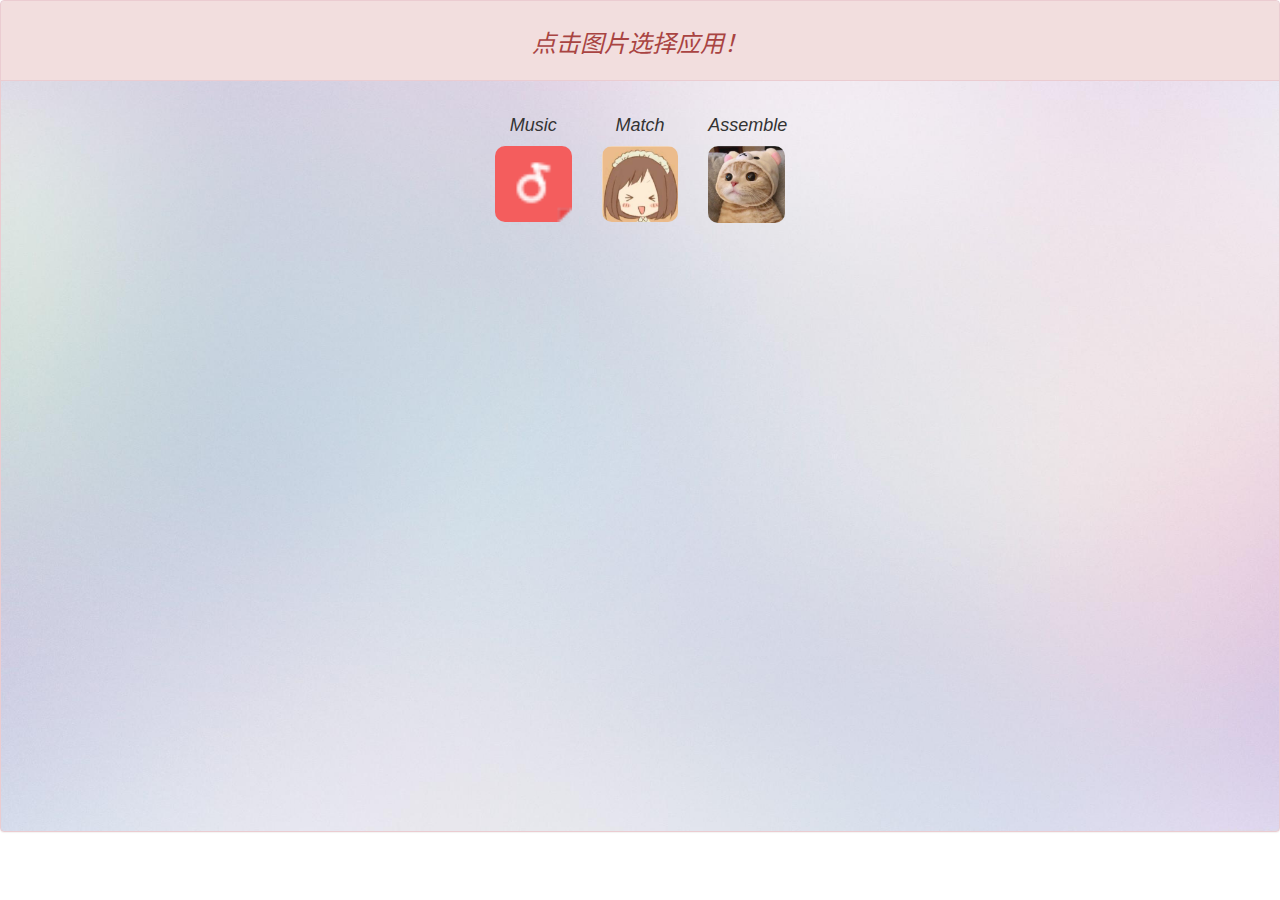
<file: index.html>
<!DOCTYPE html>
<html lang="zh-CN">
	<head>
		<meta charset="utf-8">
		<title>Welcome you to flipped-heart!</title>
		<link rel="stylesheet" type="text/css" href="./css/index.css">
		<link rel="stylesheet" type="text/css" href="./css/bootstrap.min.css">
		<script type="text/javascript" src="./js/jquery-3.3.1.min.js"></script>
		<link rel="stylesheet" type="text/css" href="./css/font-awesome.min.css">
		<script type="text/javascript" src="./js/bootstrap.min.js"></script>
		<link href="./favicon.ico" rel="shortcut icon">
		<script type="text/javascript">
			$(function()
			{
				document.onreadystatechange=function()
				{	
					if(document.readyState == 'complete')
					{
						$("#loading").hide();
					}
				}
			});
		</script>
	</head>
	<body>
		
		<div id='mainbox' class="panel panel-danger">
			<div id='nav' class="panel-heading">
				<h3>点击图片选择应用！</h3>
			</div>
			<div id='loading'>
				<span>Loading </span><i class="fa fa-spinner fa-pulse fa-2x"></i>
			</div>
			<div id='content' class='container panel-body'>
				<div class='row'>
					<div class='col-xs-4 col-sm-4'>
						<h4>Music</h4>
						<img src="./img/music.png" onclick="location.href='./SimplyMusic/index.html';">
					</div>
					<div class='col-xs-4 col-sm-4'>
						<h4>Match</h4>
						<img src="./img/match.png" onclick="location.href='./Match/index.html';"> 
					</div>
					<div class='col-xs-4 col-sm-4'>
						<h4>Assemble</h4>
						<img src="./img/assemble.png" onclick="location.href='./Assemble/index.html';"> 
					</div>
				</div>
			</div>
		</div>
	</body>
</html>
</file>
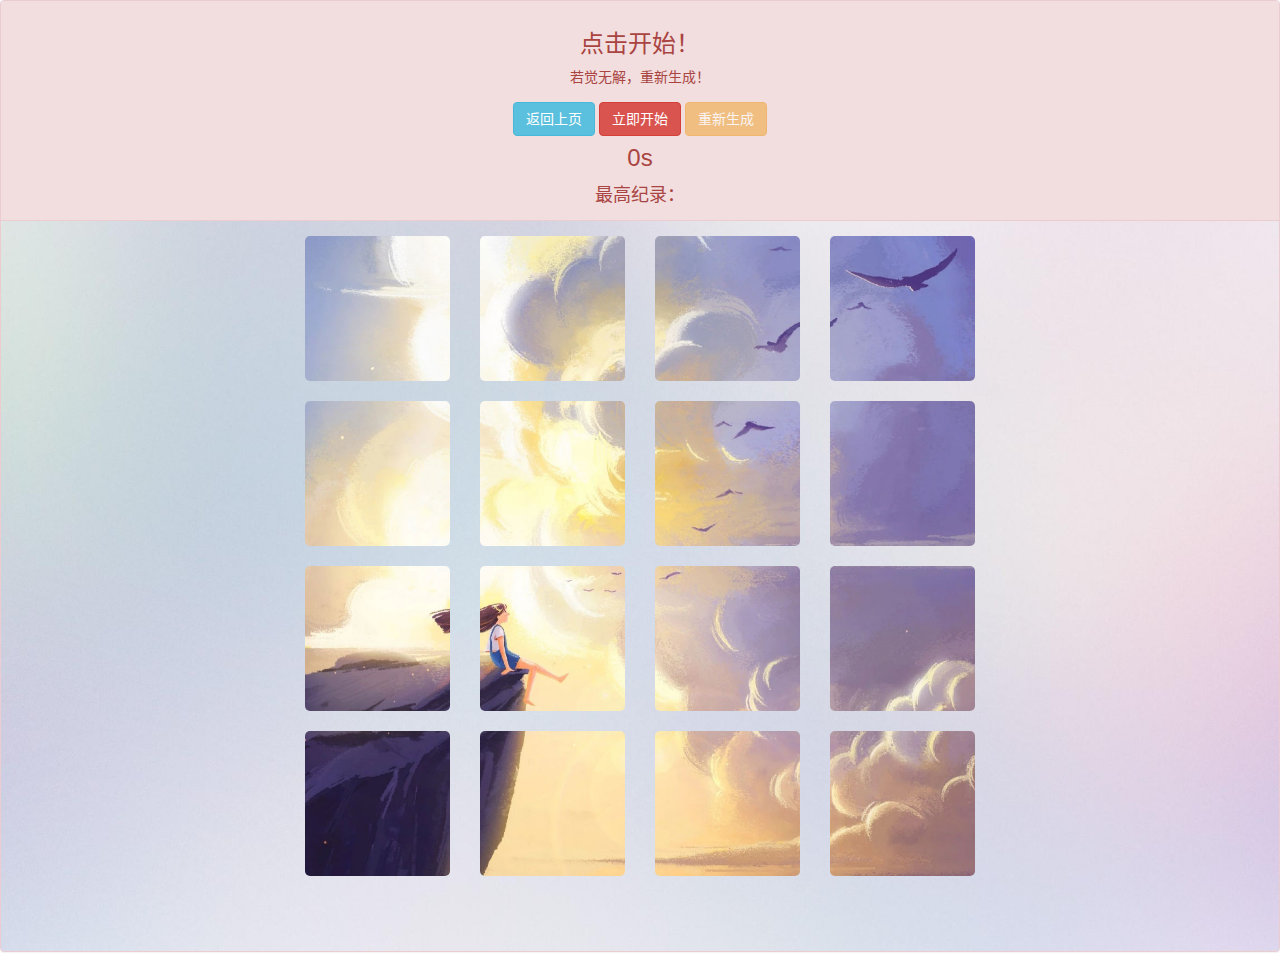
<file: Assemble/index.html>
<!DOCTYPE html>
<html lang="zh-CN">
	<head>
		<meta charset="utf-8">
		<title>让我们一起来Play！</title>
		<link rel="stylesheet" type="text/css" href="./css/index.css">
		<link rel="stylesheet" type="text/css" href="../css/bootstrap.min.css">
		<link rel="stylesheet" type="text/css" href="../css/font-awesome.min.css">
		<script type="text/javascript" src="../js/jquery-3.3.1.min.js"></script>
		<script type="text/javascript" src="../js/bootstrap.min.js"></script>
		<link href="./favicon.ico" rel="shortcut icon">
		<script type="text/javascript">
			$(function()
			{
				$("#reback").addClass('disabled');
				document.onreadystatechange=function()
				{
					if(document.readyState == 'complete')
					{
						$("#loading").hide();
					}
				}
			});
			var empty = 0;
			var interval=null;
			var statue=0;
			var second=0;
			var perfect=99999;
			var success=0;
			var first =0;
			var value="1234567891011121314150";
		</script>
	</head>
	<body>
		<div id='mainbox' class="panel panel-danger">
			<div id='nav' class="panel-heading">
				<h3>点击开始！</h3>
				<p>若觉无解，重新生成！</p>
				<button class="btn btn-info" id='back' onclick="location.href='../index.html';">返回上页</button>
				<button class="btn btn-danger" id='button' onclick="start();">立即开始</button>
				<button class="btn btn-warning" id='reback' onclick="reback();">重新生成</button>
				<p id="time">0s</p>
				<h4 id="rank">最高纪录：</h4>
			</div>
			<div id='loading'>
				<span>Loading </span><i class="fa fa-spinner fa-pulse fa-2x"></i>
			</div>
			<div id='content' class='panel-body'>
				<div class="container" id='container'>
					<div class='row'>
						<div class='col-xs-6 col-sm-3 disabled slice' data-id='1' data-type='0'>
							<img src="./img/1.jpg" data-img='1'>
						</div>
						<div class='col-xs-6 col-sm-3 disabled slice' data-id='2' data-type='0'>
							<img src="./img/2.jpg" data-img='2'>
						</div>
						<div class="clearfix visible-xs"></div>
						<div class='col-xs-6 col-sm-3 disabled slice' data-id='3' data-type='0'>
							<img src="./img/3.jpg" data-img='3'>
						</div>
						<div class='col-xs-6 col-sm-3 disabled slice' data-id='4' data-type='0'>
							<img src="./img/4.jpg" data-img='4'>
						</div>
					</div>
					<div class='row'>
						<div class='col-xs-6 col-sm-3 disabled slice' data-id='5' data-type='0'>
							<img src="./img/5.jpg" data-img='5'>
						</div>
						<div class='col-xs-6 col-sm-3 disabled slice' data-id='6' data-type='0'>
							<img src="./img/6.jpg" data-img='6'>
						</div>
						<div class="clearfix visible-xs"></div>
						<div class='col-xs-6 col-sm-3 disabled slice' data-id='7' data-type='0'>
							<img src="./img/7.jpg" data-img='7'>
						</div>
						<div class='col-xs-6 col-sm-3 disabled slice' data-id='8' data-type='0'>
							<img src="./img/8.jpg" data-img='8'>
						</div>
					</div>
					<div class='row'>
						<div class='col-xs-6 col-sm-3 disabled slice' data-id='9' data-type='0'>
							<img src="./img/9.jpg" data-img='9'>
						</div>
						<div class='col-xs-6 col-sm-3 disabled slice' data-id='10' data-type='0'>
							<img src="./img/10.jpg" data-img='10'>
						</div>
						<div class="clearfix visible-xs"></div>
						<div class='col-xs-6 col-sm-3 disabled slice' data-id='11' data-type='0'>
							<img src="./img/11.jpg" data-img='11'>
						</div>
						<div class='col-xs-6 col-sm-3 disabled slice' data-id='12' data-type='0'>
							<img src="./img/12.jpg" data-img='12'>
						</div>
					</div>
					<div class='row'>
						<div class='col-xs-6 col-sm-3 disabled slice' data-id='13' data-type='0'>
							<img src="./img/13.jpg" data-img='13'>
						</div>
						<div class='col-xs-6 col-sm-3 disabled slice' data-id='14' data-type='0'>
							<img src="./img/14.jpg" data-img='14'>
						</div>
						<div class="clearfix visible-xs"></div>
						<div class='col-xs-6 col-sm-3 disabled slice' data-id='15' data-type='0'>
							<img src="./img/15.jpg" data-img='15'>
						</div>
						<div class='col-xs-6 col-sm-3 disabled slice' data-id='16' data-type='0'>
							<img src="./img/16.jpg" data-img='16'>
						</div>
					</div>
				</div>
			</div>
		</div>
		<script type="text/javascript" src='./js/index.js'></script>
	</body>
</html>
</file>
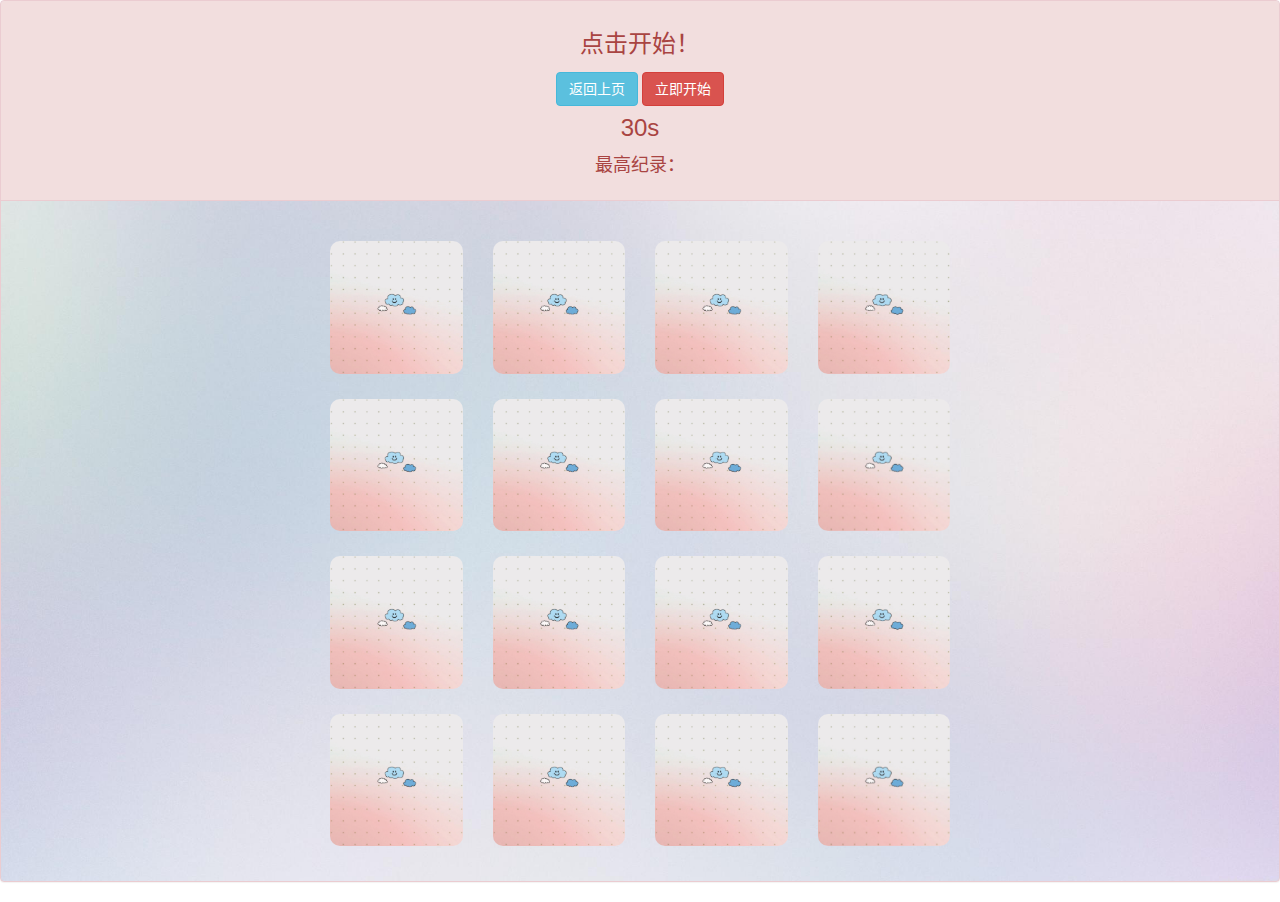
<file: Match/index.html>
<!DOCTYPE html>
<html lang="zh-CN">
	<head>
		<meta charset="utf-8">
		<title>让我们一起来Play！</title>
		<link rel="stylesheet" type="text/css" href="./css/index.css">
		<link rel="stylesheet" type="text/css" href="../css/bootstrap.min.css">
		<link rel="stylesheet" type="text/css" href="../css/font-awesome.min.css">
		<script type="text/javascript" src="../js/jquery-3.3.1.min.js"></script>
		<script type="text/javascript" src="../js/bootstrap.min.js"></script>
		<link href="./favicon.ico" rel="shortcut icon">
		<script type="text/javascript">
			$(function()
			{
				$(".front").hide();
				document.onreadystatechange=function()
				{
					if(document.readyState == 'complete')
					{
						$("#loading").hide();
					}
				}
				init();
			});
			var img_num = 0;
			var score = 0;
			var interval=null;
			var statue=0;
			var second=30;
			var perfect=30;
		</script>
	</head>
	<body>
		
		<div id='mainbox' class="panel panel-danger">
			<div id='nav' class="panel-heading">
				<h3>点击开始！</h3>
				<button class="btn btn-info" id='back' onclick="location.href='../index.html';">返回上页</button>
				<button class="btn btn-danger" id='button' onclick="start();">立即开始</button>
				<p id="time">30s</p>
				<h4 id="rank">最高纪录：</h4>
			</div>
			<div id='loading'>
				<span>Loading </span><i class="fa fa-spinner fa-pulse fa-2x"></i>
			</div>
			<div id='content' class='container panel-body'>
				<div class='row'>
					<div class='col-xs-6 col-sm-3 flip disabled' data-id='1' data-type='0'>
						<img src="./img/0.png" class='back'>
						<img class='front' value='1'>
					</div>
					<div class='col-xs-6 col-sm-3 flip disabled' data-id='2' data-type='0'>
						<img src="./img/0.png" class='back'>
						<img class='front' value="2">
					</div>
					<div class="clearfix visible-xs"></div>
					<div class='col-xs-6 col-sm-3 flip disabled' data-id='3' data-type='0'>
						<img src="./img/0.png" class='back'>
						<img class='front' value='3'>
					</div>
					<div class='col-xs-6 col-sm-3 flip disabled' data-id='4' data-type='0'>
						<img src="./img/0.png" class='back'>
						<img class='front' value='4'>
					</div>
				</div>
				<div class='row'>
					<div class='col-xs-6 col-sm-3 flip disabled'  data-id='5' data-type='0'>
						<img src="./img/0.png" class='back'>
						<img class='front' value='5'>
					</div>
					<div class='col-xs-6 col-sm-3 flip disabled' data-id='6' data-type='0'>
						<img src="./img/0.png" class='back'>
						<img class='front'value='6'>
					</div>
					<div class="clearfix visible-xs"></div>
					<div class='col-xs-6 col-sm-3 flip disabled' data-id='7' data-type='0'>
						<img src="./img/0.png" class='back'>
						<img class='front' value='7'>
					</div>
					<div class='col-xs-6 col-sm-3 flip disabled' data-id='8' data-type='0'>
						<img src="./img/0.png" class='back'>
						<img class='front' value='8'>
					</div>
				</div>
				<div class='row'>
					<div class='col-xs-6 col-sm-3 flip disabled' data-id='9' data-type='0'>
						<img src="./img/0.png" class='back'>
						<img class='front' value='2'>
					</div>
					<div class='col-xs-6 col-sm-3 flip disabled' data-id='10' data-type='0'>
						<img src="./img/0.png" class='back'>
						<img class='front' value='1'>
					</div>
					<div class="clearfix visible-xs"></div>
					<div class='col-xs-6 col-sm-3 flip disabled' data-id='11' data-type='0'>
						<img src="./img/0.png" class='back'>
						<img  class='front' value='3'>
					</div>
					<div class='col-xs-6 col-sm-3 flip disabled' data-id='12' data-type='0'>
						<img src="./img/0.png" class='back'>
						<img class='front' value='6'>
					</div>
				</div>
				<div class='row'>
					<div class='col-xs-6 col-sm-3 flip disabled' data-id='13' data-type='0'>
						<img src="./img/0.png" class='back'>
						<img class='front' value='7'> 
					</div>
					<div class='col-xs-6 col-sm-3 flip disabled' data-id='14' data-type='0'>
						<img src="./img/0.png" class='back'>
						<img class='front' value='5'>
					</div>
					<div class="clearfix visible-xs"></div>
					<div class='col-xs-6 col-sm-3 flip disabled' data-id='15' data-type='0'>
						<img src="./img/0.png" class='back'>
						<img class='front' value='8'>
					</div>
					<div class='col-xs-6 col-sm-3 flip disabled' data-id='16' data-type='0'>
						<img src="./img/0.png" class='back'>
						<img class='front' value='4'>
					</div>
				</div>
			</div>
		</div>
		<script type="text/javascript" src='./js/index.js'></script>
	</body>
</html>
</file>
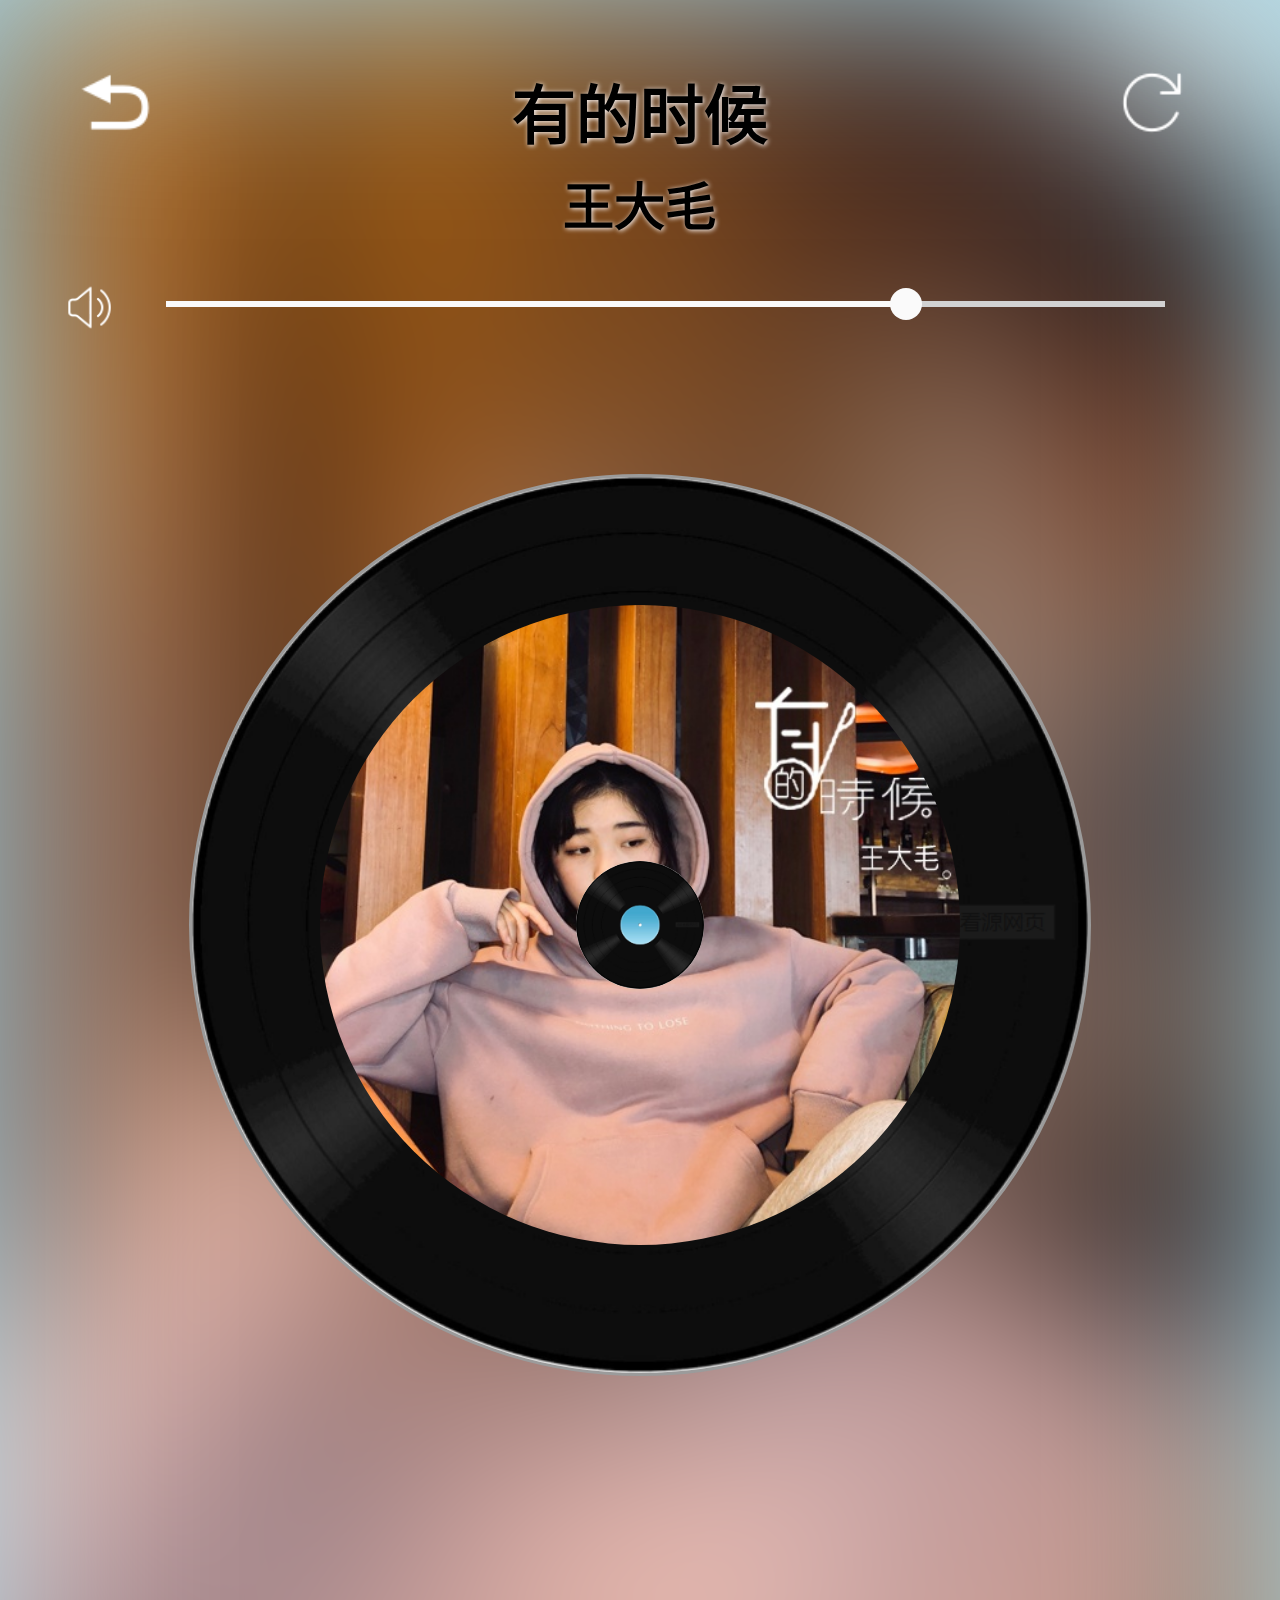
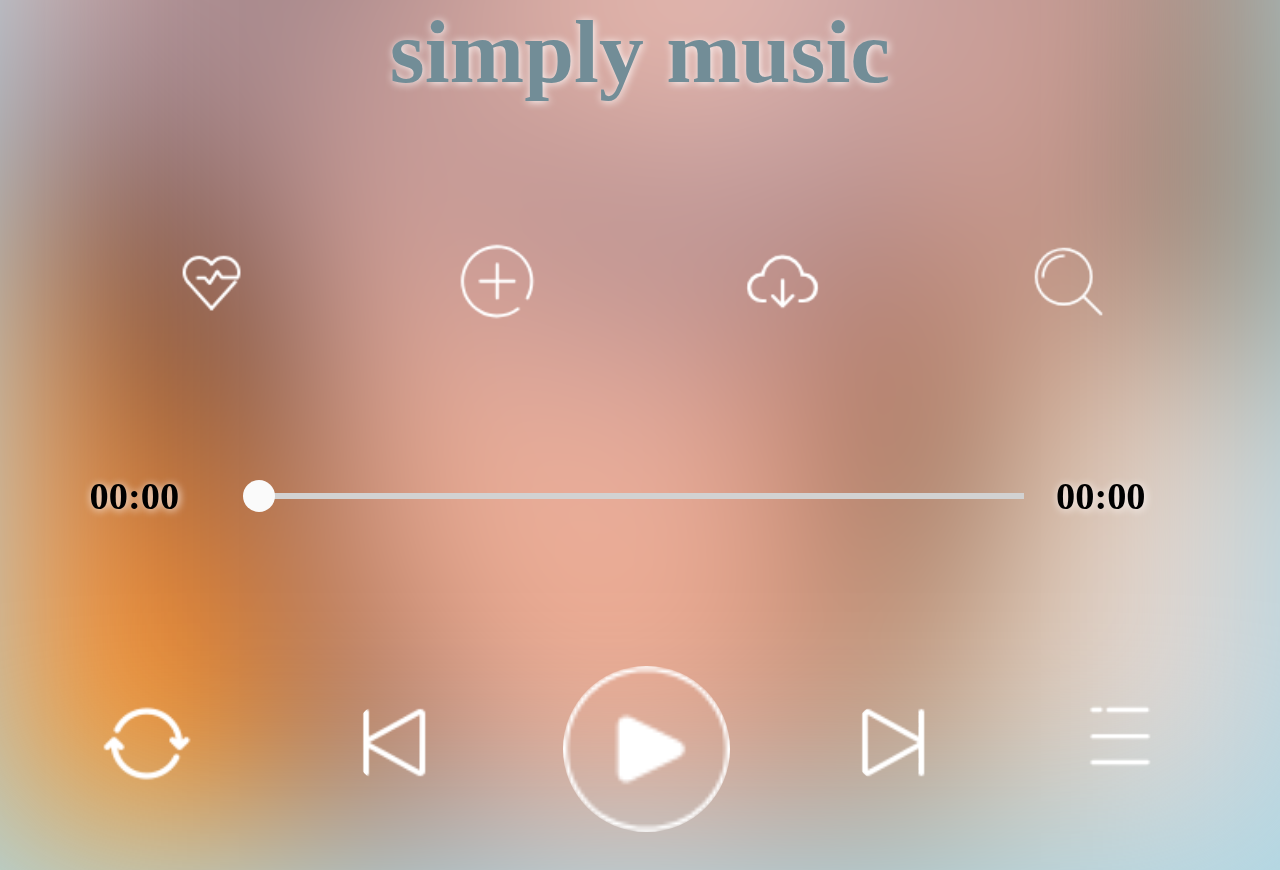
<file: SimplyMusic/index.html>
<!DOCTYPE html>
<html lang="zh-CN">
<head>
	<title>Simply Music</title>
	<meta charset="utf-8">
	<meta name="viewport" 
		content="width=device-width, initial-scale=1.0, minimum-scale=1.0, maximum-scale=1.0, user-scalable=no">
	<script type="text/javascript" src="../js/jquery-3.3.1.min.js"></script>
	<link rel="stylesheet" type="text/css" href="../css/font-awesome.min.css">
	<link rel="stylesheet" type="text/css" href="./css/index.css">
	<link href="./favicon.ico" rel="shortcut icon">
</head>
<body>
	<div id="mainbox">
		<!-- 背景 -->
		<div id="bg_img"></div>
		<!-- 导航 -->
		<div id="nav" class="clearfloat">
			<div id="back">
				<img src="icon/back.png">
			</div>
			<div id="title">
				<span id='song'>有的时候</span>
				<span id="singer">王大毛</span>
			</div>
			<div id="reload">
				<img src="icon/reload.png">
			</div>
		</div>
		
		<!-- 音量 -->
		<div id="volume_bar">
			<div id="sound">
				<img src="icon/sound.png">	
			</div>
			<div id="whole_volume">
				<div id="current_volume"></div>
				<div id="volume_dot"></div>
			</div>
		</div>
	
		<!-- 展示区 -->
		<div id="show">
			<!-- 专辑 -->
			<div id="CD">
				<div id="CD_cover" class="CD_animation"></div>
				<div id="circle"></div>
			</div>
			<!-- 歌词 -->
			<div id="lrc">
				<p id="tip"></p>
				<ul id="lrc_text"></ul>
			</div> 
			<!-- 标题 -->
			<div id="simply_music">
				<p>simply music</p>
			</div>
		</div>

		<!-- 功能区 -->
		<div id="function">
			<div id="interact">
				<img src="icon/heart.png" id="heart">
				<img src="icon/add.png" id="add">
				<img src='icon/download.png' id="download">
				<img src="icon/search.png" id="search">
			</div>
			<audio src="music/youdeshihou.mp3"  id="audio" preload="auto"></audio>
			<div id="progress_bar" class="clearfloat">
				<div id="current_time">
					<span>00:00</span>
				</div>
				<div id="whole_bar">
					<div id="current_bar"></div>
					<div id="dot"></div>
				</div>
				<div id="end_time">
					<span>00:00</span>
				</div>
			</div>
			<div id="control" class="clearfloat">
				<div id="mode">
					<img src="icon/songs.png">
				</div>
				<div id="pre">
					<img src="icon/pre.png">
				</div>
				<div id="pause_play">
					<img src="icon/play.png">
				</div>
				<div id="next">
					<img src="icon/next.png">
				</div>
				<div id="menu">
					<img src="icon/menu.png">
				</div>
			</div>
		</div>

		<!--歌曲管理  -->
		<div id="list">
			<img src="icon/close2.png" id='-1'>
			<p id="0">有的时候-王大毛</p>
			<p id="1">光年之外-邓紫祺</p>
			<p id="2">魔鬼中的天使-田馥甄</p>
		</div>
		<div id="append">
			<img src="icon/close2.png">
			<form action="add_song.php" method="post" enctype="multipart/form-data">
				<input type="text" name="song" placeholder="请输入歌曲名">
				<input type="text" name="singer" placeholder="请输入歌手名">
				<label for="file_image">请选择专辑图片</label>
					<input type="file" name="image" id="file_image">
				<label for="file_address">请选择歌曲文件</label>
					<input type="file" name="address" id="file_address">
				<label for="file_lrc">请选择歌词文件</label>
					<input type="file" name="lrc" id="file_lrc">
				<button type="submit">确认</button>
			</form>
		</div>
	</div>
	<script type="text/javascript" src="./js/index.js"></script>

</body>
</html>
</file>
<file: css/index.css>
*{
		padding: 0;
		margin: 0;
	}
	#mainbox
	{
		text-align: center;
		background-image: url("../img/bgimg.jpeg"); 
		background-size:100%  100%;
		background-repeat: no-repeat;
	}
	#loading
	{
		margin: 35px auto;
		text-align: center;
	}
	#loading span
	{
		font-size: 25px;
		font-family: '仿宋';
		font-style: italic;
	}
	#nav{height: 80px;}
	#content
	{
		width: 450px;
		height: 750px;
	}
	#content .row{margin: 10px 50px;}
	#content img
	{
		border-radius: 10px;
		width: 100%;
		height: 100%;
		cursor: pointer;
	}
	h3,h4
	{
		font-style: italic;
	}
	.disabled { pointer-events: none; }
</file>
<file: Assemble/css/index.css>
*{
		padding: 0;
		margin: 0;
	}
	#mainbox
	{
		text-align: center;
		background-image: url("../../img/bgimg.jpeg"); 
		background-size:100%  100%;
		background-repeat: no-repeat;
	}
	#loading
	{
		margin: 35px auto;
		text-align: center;
	}
	#loading span
	{
		font-size: 25px;
		font-family: '仿宋';
		font-style: italic;
	}
	#nav{height: 220px;}
	#button{margin: 5px auto;}
	#time
	{
		font-size: 24px;
		margin:auto;
	}
	#container .row{margin-bottom: 20px;}
	#container
	{
		width: 700px;
		height: 700px;
		border-radius: 10px;
		text-align: center;
		/*background-image: url("../img/0.jpg"); */
		background-size:100% 100%;
		background-repeat: no-repeat;
	}
	#container img
	{
		border-radius: 5px;
		width: 100%;
		height: 100%;
	}
	.left
	{
		-webkit-transform:translateX(-175px);
		transform:translateX(-175px);
		-webkit-transition: 0.2s;
		transition: 0.2s;
	}
	.right
	{
		-webkit-transform:translateX(155px);
		transform:translateX(175px);
		-webkit-transition: 0.2s;
		transition: 0.2s
	}
	.up
	{
		-webkit-transform:translateY(-165px);
		transform:translateY(-165px); 
		-webkit-transition: 0.2s;
		transition: 0.2s
	}
	.down
	{
		-webkit-transform:translateY(165px);
		transform:translateY(165px);
		-webkit-transition: 0.2s;
		transition: 0.2s 
	}
	.disabled { pointer-events: none; }
</file>
<file: Match/css/index.css>
*{
		padding: 0;
		margin: 0;
	}
	#mainbox
	{
		text-align: center;
		background-image: url("../../img/bgimg.jpeg"); 
		background-size:100%  100%;
		background-repeat: no-repeat;
	}
	#loading
	{
		margin: 35px auto;
		text-align: center;
	}
	#loading span
	{
		font-size: 25px;
		font-family: '仿宋';
		font-style: italic;
	}
	#nav{height: 200px;}
	#button{margin: 5px auto;}
	#time
	{
		font-size: 24px;
		margin:auto;
	}
	#content
	{
		width: 680px;
		height: 680px;
	}
	#content .row{margin: 25px auto;}
	#content .flip
	{
		backface-visibility:hidden;
		-webkit-backface-visibility:hidden;
		cursor: pointer;
	}	
	.flipped
	{
		transform:rotateY(90deg);
		-webkit-transform:rotateY(90deg);
		transition:0.1s;
		-webkit-transition:0.1s;
		transform-style:preserve-3d;
		-webkit-transform-style: preserve-3d;
	}
	#content img
	{
		border-radius: 10px;
		width: 100%;
		height: 100%;
	}
	.disabled { pointer-events: none; }
</file>
<file: SimplyMusic/css/index.css>
/**
 * Simply Music
 * 界面UI
 */

*{
	margin:0;
	padding:0;
}
body
{
	overflow: hidden;
	background-color: lightblue;
}
#mainbox
{
	width: 100vw;
	height: 186vw;
	position: relative;
}
#bg_img
{
	top: 0;
	left: 0;
	position: absolute;
	width: 100vw;
	height: 190vw;
	background-image: url("../img/youdeshihou.jpg");
	z-index: -10;
	background-size:100% 100%;
	filter: blur(100px);
}

/*清除浮动*/
.clearfloat:after
{
	content: "";
	display: block;
	height: 0;
	visibility: hidden;
	clear: both;
}
.clearfloat
{
	zoom:1;
 }

/*首部导航*/
#nav
{
	width: 98vw;
	height: 18vw;
	margin:0 auto;
	z-index: 10;
	filter: blur(0);
}

/*搜索歌曲*/
#back,#reload
{
	width: 17vw;
	height:18vw;
	float: left;
}
#back img,#reload img
{
	margin:5vw;
	width: 6vw;
	height: 6vw;
}

/*歌曲名*/
#title
{
	text-align: center;
	width: 64vw;
	height:18vw;
	float: left;
}
#song
{
	font-size: 5vw;
	color: snow;
	width: 64vw;
	height:8vw;
	margin-top: 5vw;
	color: black;
	display: block;
	font-weight:600;
	text-shadow: 1px 1px 5px snow;
}
#singer
{
	font-size: 4vw;
	color: snow;
	width: 64vw;
	margin-top: 3vw;
	height:4vw;
	font-weight:600;
	color: black;
	text-shadow: 1px 1px 5px snow;
}

/* 音量 */
#volume_bar
{
	width: 98vw;
	margin:1vw auto;
	height:10vw;
	overflow: hidden;
}
#whole_volume
{
	width: 78vw;
	height:0.5vw;
	background-color: rgb(210,210,210);
	float: left;
	margin:4.5vw auto;
	position:relative;
}
#current_volume
{
	width: 0vw;
	height:0.5vw;
	background-color: rgb(250,250,250);
}
#sound
{
	width: 4vw;
	height:4vw;
	margin:3vw 4vw;
	float: left;
	border-radius: 50%;
	position: relative;
}
#sound img
{
	width:100%;
	height:100%;
	border-radius: 50%;
}
#volume_dot
{
	width: 2.5vw;
	height:2.5vw;
	top:-1vw;
	left:-1vw;
	border-radius:50%;
	position: absolute;
	background-color:rgb(250,250,250);
}
.dot_animation
{
	animation:0.5s dot_scale linear;
}
@keyframes dot_scale
{
	from
	{
		transform: scale(1.5,1.5);
	}
	to
	{
		transform: scale(1.0,1.0);
	}
}

/* 展示区 */
#show
{
	width: 98vw;
	height: 100vw;
	margin:auto;
	padding-top:7vw;
}

/*CD专辑*/
#CD
{
	width: 70vw;
	height: 70vw;
	margin:auto;
	position: relative;
	overflow: hidden;
	z-index: 10;
	border-radius: 50%;
	background-image: url("../img/CD.png");
	background-size: 100% 100%;
	filter: blur(0);
	border:3px rgb(155,155,155) solid;
}
#CD_cover
{
	width: 50vw;
	height:50vw;
	background-image: url("../img/youdeshihou.jpg");
	background-size: 100% 100%;
	border-radius: 50%;
	overflow: hidden;
	margin:10vw;
}
#circle
{
	width: 10vw;
	height: 10vw;
    left:30vw; 
    top: 30vw;
	border-radius: 50%;
	overflow: hidden;
	position: absolute;
	background-image:url("../img/CD.png");
	background-size: 100% 100%;
}

/* 歌词 */
#lrc
{
	width: 80vw;
	margin:auto;
	height:90vw;
	position: relative;
	display: none;
	overflow:hidden;
	text-align: center;
}
#tip
{
	position: absolute;
	width: 60vw;
	left: 10vw;
	color: rgb(250,250,250);
	text-align: center;
	font-size:3.5vw;
}
#tip a
{
	color: red;
}
/* 去除滚动条 */
::-webkit-scrollbar{
	display: none;
}
	/* overflow-x: scroll; 显示横向滚动条 */ 
	/* overflow-y: hidden; 去掉纵向滚动条 */ 
#lrc_text
{
	overflow: scroll;
	overflow-x:hidden;
	font-size:3.5vw;
	width: 80vw;
	height: 85vw;
	margin-top:5vw;
	display: block;
	transition:0.5s;
	line-height: 200%;
	list-style: none;
	transition: 0.5s;
	color: rgb(250,250,250);
}
#lrc_text li
{
	transform: translateY(40vw);
}
.CD_animation
{
	animation: CD_rotate 10s infinite linear;
	animation-play-state: paused;
}

/*CD旋转*/
@keyframes CD_rotate
{
	from
	{
		transform: rotate(0deg);
	}
	to
	{
		transform: rotate(360deg);
	}
}

/*simply_music*/
#simply_music
{
	width: 80vw;
	height:8vw;
	text-align: center;
	position: absolute;
	top: 125vw;
	left:10vw;
}
#simply_music p
{
	font-size:7vw;
	font-weight: bold;
	text-shadow: 1px 1px 8px snow;
	color: rgb(114,141,151);

}

/*function功能区*/
#function
{
	width: 98vw;
	height: 54vw;
	margin:1vw auto;
	z-index: 10;
	filter: blur(0);
}

/* 图标缩放 */
.img_animation
{
	animation:0.1s img_scale linear;
}
@keyframes img_scale
{
	from
	{
		transform: scale(1.1,1.1);
		opacity:0.75;
	}
	to
	{
		transform: scale(1.0,1.0);
		opacity:1;
	}
}

/*交互区*/
#interact
{
	width: 98vw;
	height:18vw;
	text-align: center;
}
#heart,#search,#add,#download
{
	width: 6vw;
	height:6vw;
	margin:6vw 8vw;
}

/*进度条*/
#progress_bar
{
	width: 98vw;
	margin:1vw auto;
	height:14vw;
	overflow: hidden;
}
#current_time
{
	width: 14vw;
	height: 10vw;
	margin:2vw 2.5vw;
	float: left;
	text-align: center;
}
#current_time span
{
	display: block;
	font-size:3vw;
	font-weight: bold;
	text-shadow: 1px 1px 8px snow;
	font-family: '仿宋';
	margin: 3vw auto;
}
#whole_bar
{
	width: 60vw;
	height:0.5vw;
	background-color: rgb(210,210,210);
	float: left;
	margin:6.5vw auto;
	position:relative;
}
#current_bar
{
	width: 0;
	height:0.5vw;
	background-color: rgb(250,250,250);
}
#end_time
{
	width: 14vw;
	text-shadow: 1px 1px 8px snow;
	height: 10vw;
	margin:2vw 2.5vw;
	float: left;
}
#end_time span
{
	display: block;
	font-size:3vw;
	font-weight: bold;
	text-shadow: 1px 1px 8px snow;
	font-family: '仿宋';
	margin: 3vw auto;
}
#dot
{
	width: 2.5vw;
	height:2.5vw;
	top:-1vw;
	left:-1vw;
	border-radius:50%;
	position: absolute;
	background-color:rgb(250,250,250);
}


/*控制按钮*/
#control
{
	margin:2vw auto;
	width: 98vw;
	height:20vw;
	overflow: hidden;
}
#control img
{
	width:100%;
	height:100%;
	border-radius: 50%;
}
#mode
{
	width: 7vw;
	height:7vw;
	float: left;
	margin:6.5vw 7vw;
	border-radius: 50%;
}
#pre
{
	width: 7vw;
	height:7vw;
	float: left;
	margin:6.5vw 5.5vw;
	border-radius: 50%;
}
#pause_play
{
	width: 13vw;
	height:13vw;
	float: left;
	margin:4vw;
	border-radius: 50%;
}
#next
{
	width: 7vw;
	height:7vw;
	float: left;
	border-radius: 50%;
	margin:6.5vw 5.5vw;
}

/*菜单*/
#menu
{
	width: 14vw;
	height:18vw;
	float: left;
	margin:1vw 3vw;
}
#menu img
{
	margin:5vw 2vw;
	width: 7vw;
	height: 7vw;
}

/* 列表 */
#list
{
	position: absolute;
	width: 94vw;
	height: 80vw;
	bottom: -5vw;
	overflow: scroll;
	overflow-x:hidden;
	color: snow;
	left: 3vw;
	background-image: linear-gradient(rgba(121,143,164,1),rgba(192,166,133,1));
	border-radius: 4vw;
	display: none;
}
#list img
{
	display: block;
	position: absolute;
	width: 6vw;
	height: 6vw;
	left:85vw;
	top:1vw;
}
#list p
{
	font-size: 4vw;
	padding: 2vw;
	display: block;
	text-align: center;
	width: 60vw;
	margin:1vw 15vw;
	border-bottom: 1px rgb(170,180,175) solid;
	font-weight: 500;
	font-family: '仿宋';
}

/* 添加歌曲 */
#append
{
	position: absolute;
	width: 80vw;
	height: 95vw;
	background-color: rgb(145,130,145);
	top:25%;
	left: 10vw;
	z-index: 100;
	text-align: center;
	border-radius: 3vw;
	font-size: 4vw;
	display: none;
}
#append img
{
	display: block;
	width: 6vw;
	height: 6vw;
	margin-left:73vw;
	margin-top:1vw;
}
#append button
{
	width: 10vw;
	height: 8vw;
}
#append label
{
	width: 60vw;
	height: 4vw;
	color: red;
}
#append input
{
	display: block;
	width: 60vw;
	margin:2vw 10vw;
	height: 8vw;
}
</file>
